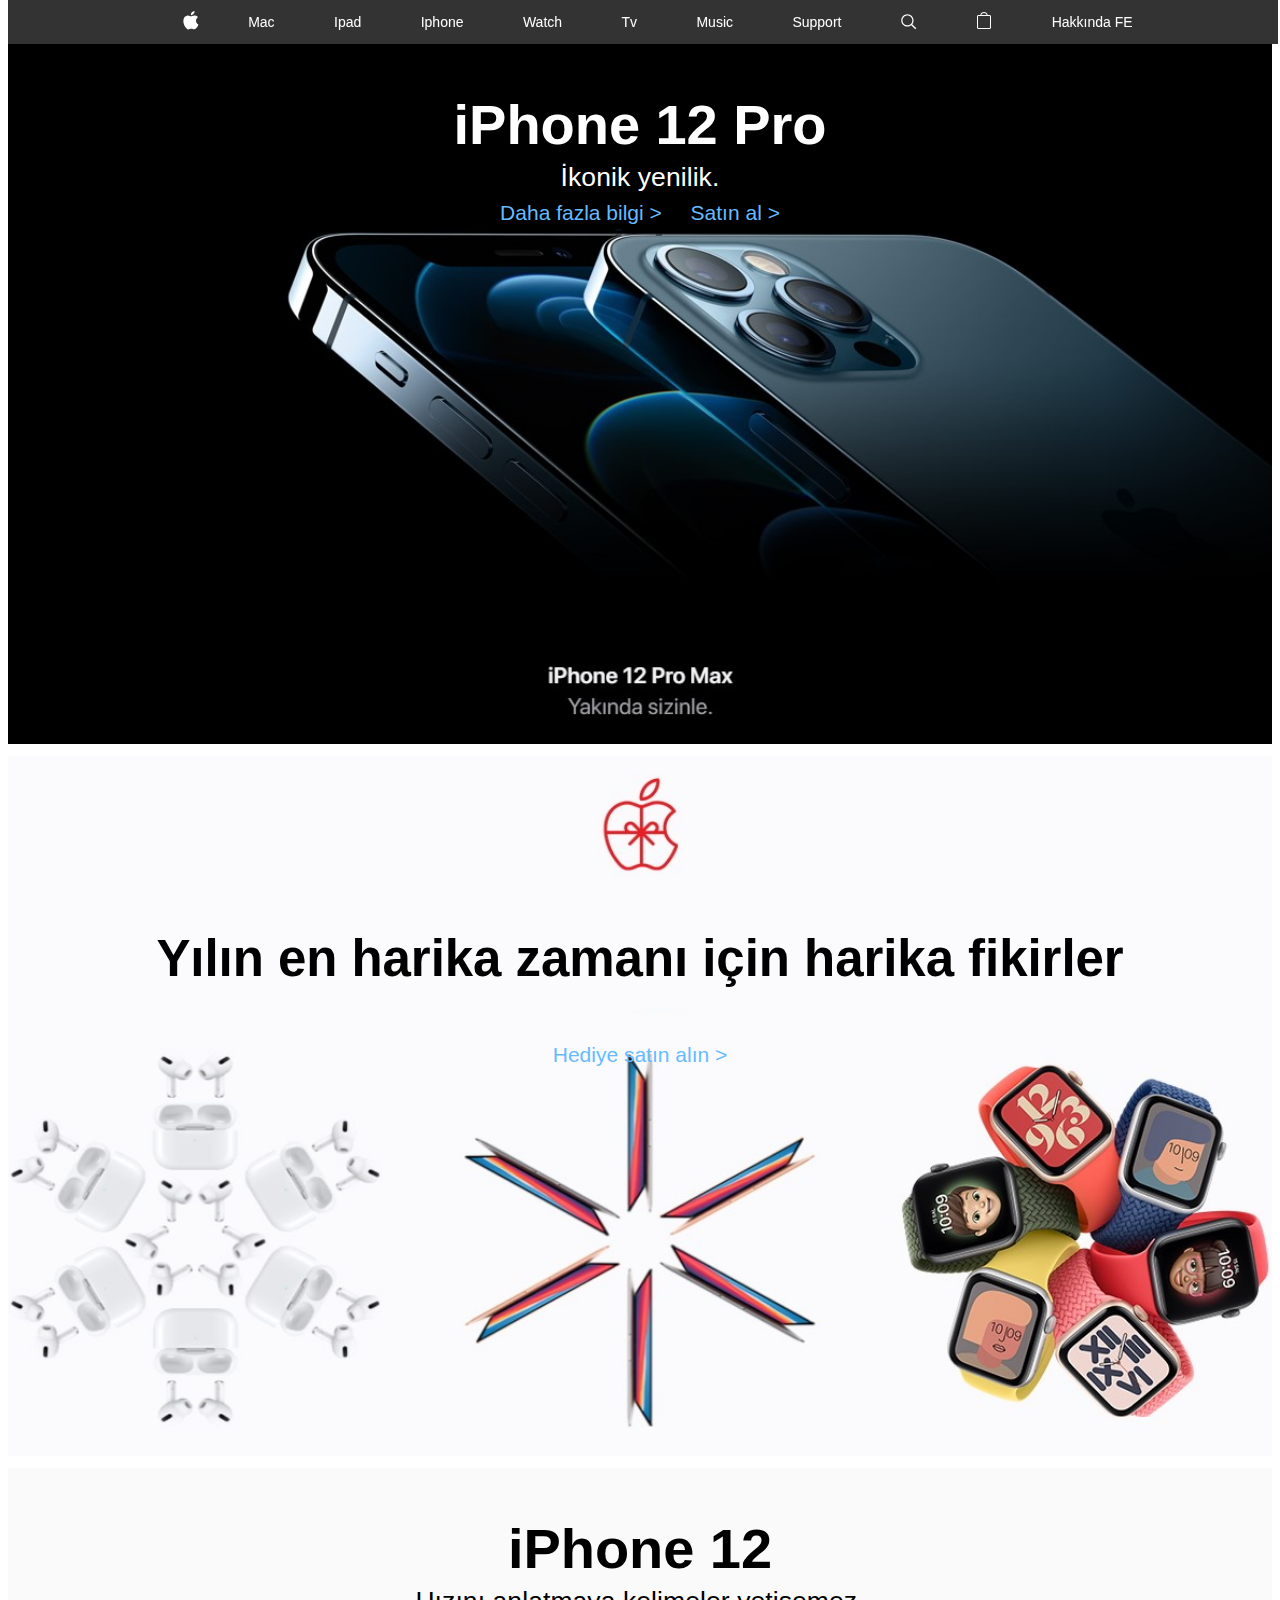
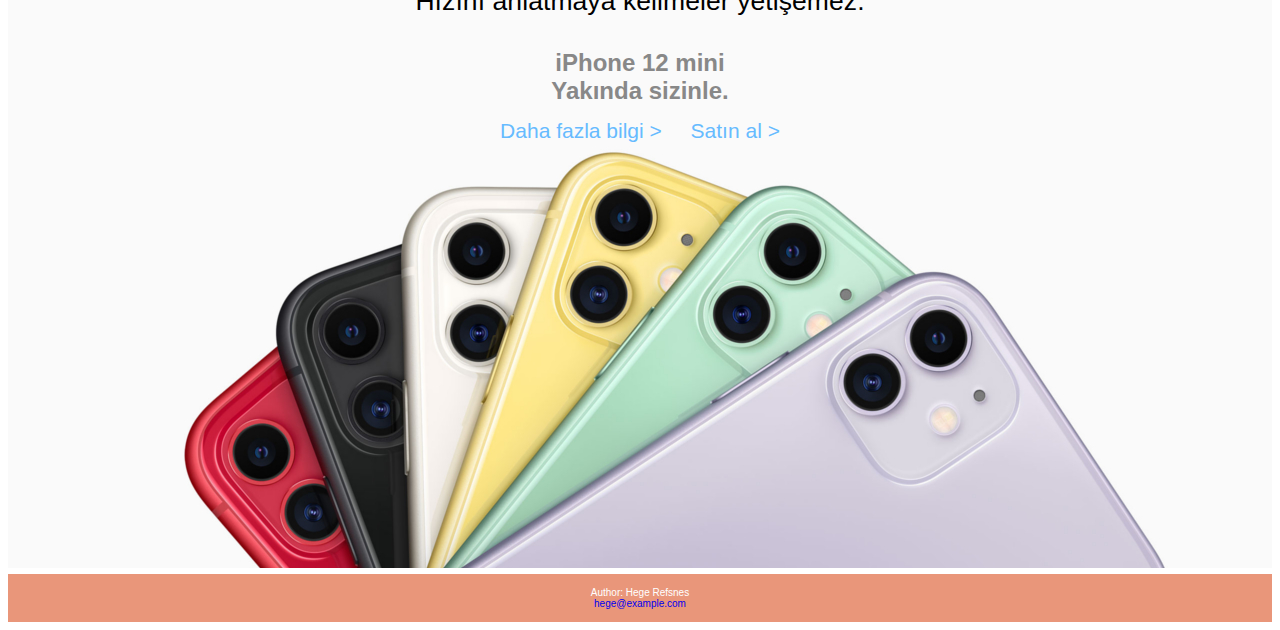
<file: Apple replica 2/index.html>
<!doctype html>
<html lang="en">
<head>
    <meta charset="UTF-8">
    <meta name="viewport"
          content="width=device-width, user-scalable=no, initial-scale=1.0, maximum-scale=1.0, minimum-scale=1.0">
    <meta http-equiv="X-UA-Compatible" content="ie=edge">
    <title>Apple</title>
    <link rel="stylesheet" href="styles.css">
</head>
<body>
    <header>
        <div class="container">
            <nav class="">
                <ul class="nav-list nav-list-mobile">
                    <li class="nav-item">
                        <div class="mobile-menu">
                            <div class="menu-btn_burger"></div>

                        </div>
                    </li>
                    <li class="nav-item">
                        <a href="index.html" class="nav-link nav-link-apple"></a>
                    </li>
                    <li class="nav-item">
                        <a href="#" class="nav link nav-link-bag"></a>
                    </li>        
                </ul>
                <!-- /.nac-list nav-list-mobile -->
                <ul class="nav-list nav-list-larger">
                    </li>
                    <li class="nav-item nav-item-hidden">
                        <a href="index.html" class="nav-link-apple"></a>
                    </li>
                    <li class="nav-item">
                        <a href="#" class="nav-link">Mac</a>
                    </li>
                    <li class="nav-item">
                        <a href="#" class="nav-link">Ipad</a>
                    </li>
                    <li class="nav-item">
                        <a href="#" class="nav-link">Iphone</a>
                    </li>
                    <li class="nav-item">
                        <a href="#" class="nav-link">Watch</a>
                    </li>
                    <li class="nav-item">
                        <a href="#" class="nav-link">Tv</a>
                    </li>
                    <li class="nav-item">
                        <a href="#" class="nav-link">Music</a>
                    </li>
                    <li class="nav-item">
                        <a href="#" class="nav-link">Support</a>
                    </li>
                    <li class="nav-item">
                        <a href="#" class="nav-link nav-link-search"></a>
                    </li>
                    <li class="nav-item nav-item-hidden">
                        <a href="#" class="nav-link nav-link-bag"></a>
                    </li>
                    <li class="nav-item">
                        <a href="hakkında.html" class="nav-link">Hakkında FE</a>
                    </li>
                </ul>
                <!-- /.nac-list nav-list-larger -->
            </nav>
        </div>
    </header>

    <section class="hero iphone-12-pro">
        <div class="container">
            <div class="title">
                <h2 class="title-heading">iPhone 12 Pro</h2>
                <h3 class="title-sub-heading">İkonik yenilik.</h3>

            </div>
            <div class="cta">
                <a href="#" class="cta-link"> Daha fazla bilgi ></a>
                <a href="#" class="cta-link"> Satın al ></a>
            </div>
        </div>
    </section>
    <section class="hero bilgi">
        <div class="container">
            <div class="title title-dark">
                <h2 class="title-heading-bilgi"></h2>
                <h3 class="title-sub-heading-bilgi">Yılın en harika zamanı için
                    harika fikirler</h3>
                
            </div>
            <div class="cta">
                <a href="#" class="cta-link cta-link-darker"> Hediye satın alın ></a>
            </div>
        </div>
    </section>

    
    <section class="hero iphone-12">
        <div class="container">
            <div class="title title-dark">
                <h2 class="title-heading">iPhone 12</h2>
                <h3 class="title-sub-heading">Hızını anlatmaya kelimeler yetişemez.</h3>
                <h4 class="title-sub-heading-iphone-12">iPhone 12 mini <br>
                Yakında sizinle.</h4>

            </div>
            <div class="cta">
                <a href="#" class="cta-link cta-link"> Daha fazla bilgi ></a>
                <a href="#" class="cta-link cta-link"> Satın al ></a>
            </div>
        </div>
    </section>




      </head>
      <body>
      
      <footer>
        <p>Author: Hege Refsnes<br>
        <a href="mailto:hege@example.com">hege@example.com</a></p>
      </footer>
    


<script src="main.js"></script>
</body>
</html>
</file>
<file: Apple replica 2/styles.css>
/*Global*/


*::before,
*::after{
margin: 0;
padding: 0;

}
html{
    font-size: 10px;
    font-family: 'SF Pro Display', sans-serif;

}

a{
    display: block;
    text-decoration: none;

}

.container{
    max-width: 98rem;
    margin: 0 auto;
    padding: 0 2.2rem;

}

/*Header*/
header{
    position: fixed;
    top: 0;
    z-index: 1400;
    width: 99.18%;
    height: 4.4rem;
    background-color: rgba(0, 0, 0, .8);
    backdrop-filter: blur(2rem);

}

/* Yanyana inlin block*/


.nav-list{
    list-style: none;
    display: flex;
    align-items: center;
    justify-content: space-between;
    margin: 0 -1rem;

}


.nav-list-mobile{
    display: none;

}

.nav-link{
    font-size: 1.4rem;
    color: #fff;
    padding: 0 1rem;
    transition: opacity .5s;
}

.nav-link:hover{
    opacity: .7;
}

.nav-link-apple{
    width: 1.6rem;
    height: 4.4rem;
    background: url("images/icons/apple.svg") center no-repeat;
}

.nav-link-search{
    width: 1.6rem;
    height: 4.4rem;
    background: url("images/icons/search.svg") center no-repeat;
}

.nav-link-bag{
    width: 1.6rem;
    height: 4.4rem;
    background: url("images/icons/bag.svg") center no-repeat;
}

.iphone-12-pro{
    background: url("images/hero/iphone-11-pro/iphone_12_pro_large.jpg") ;
    margin-top: 4.4rem;
    
}

.bilgi{
    background: url("images/hero/reklam/reklam.jpg");
}

.iphone-12{
    background: url("images/hero/iphone-11/iphone_11_large.jpg");

    

}


.hero{
    height: 70rem;
    background-size: auto 73.6rem;
    background-position: center;
    background-repeat: no-repeat;
    border-top: .6rem solid #fff;
    border-bottom: .6rem solid #fff;
    
}

/*Iphone 12 Pro Section*/

.iphone-12-pro{
    border-top: none;
    
}

.title{
    color: #fff;
    text-align: center;
    padding-top: .5rem;

}

.title-heading{
    font-size: 5.6rem;
    line-height: 1.07143;
    letter-spacing: -.005rem;
}

.title-sub-heading{
    font-size: 2.65rem;
    margin-top: -4rem;
    letter-spacing: .008rem;
    font-weight: 400;
}

.title-price{
    font-size: 1.7rem;
    color: #888;
    margin-top: .68rem;

}

.cta{
    text-align: center;
    margin-top: -1.8rem;

}

.cta-link{
    color: #66bbff;
    font-size: 2.1rem;
    display: inline-block;
    

}

.cta-link:nth-child(2){
    margin-left: 2.6rem;

}

.cta-link:hover{
    border-bottom: 2px solid #66bbff;
    
}
/*Bilgi-Reklam*/

.title-heading-bilgi{
    height: 7.8rem;
    font-size: 5.1rem;
    line-height: 1.07143;
    letter-spacing: -.005rem;
    background-size: auto 7.8rem;  

}
.title-sub-heading-bilgi{
    height: 7.8rem;
    font-size: 5.1rem;
    line-height: 1.07143;
    letter-spacing: -.005rem;
    background-size: auto 7.8rem;  

}

.title-dark{
    color: #000000;
    text-align: center;
    padding-top: .5rem;
    

}

.cta-link-darker{
    color: #66bbff;
    font-size: 2.1rem;
    display: inline-block;
}

.cta-link-darker:hover{
    border-bottom-color: #0070c9;

}


/*Iphone 12 section*/

 .title-sub-heading-iphone-12{
     font-size: 2.4rem;
     color: #888;
     border-top: none;
     

 }
 .title-dark{
    color: #000000;
    text-align: center;
    padding-top: .5rem;
    

}

footer {
    text-align: center;
    padding: 3px;
    background-color: DarkSalmon;
    color: white;
  }



@media screen and (max-width: 1068px){
   
    header{
        height: 4.8rem;
        
    }

    header .container{
        padding: 0;
    }
    
    .nav-list-larger{
        display: none;
    }
    .nav-list{
        margin-top:0
    }

    .nav-list-mobile{
        display: flex;
        
    }

    .nav-item{
        width: 4.8rem;
        height: 4.8rem;
        display: flex;
        justify-content: center;

    }

    .nav-item-hidden{
        display:none;

    }

    .mobile-menu{
        /*   position: relative;
           z-index: 100%;
           width: 100%;
           height: 100%;
           display: flex;
           flex-direction: column;
           justify-content: center;
           cursor: pointer;*/
   
           position: relative;
           display: flex;
           justify-content: center;
           align-items: center;
           width: 30px;
           height: 25px;
           cursor: pointer;
           transition: all .5s ease-in-out;
          /* border: 2px solid #fff;*/
           margin-top: 1rem;
       }
   
       .menu-btn_burger{
           width: 20px;
           height: 2px;
           background: #fff;
           border-radius: 1px;
           transition: all .5s ease-in-out;
       }
   
       .menu-btn_burger::before,
       .menu-btn_burger::after{
           content: '';
           position: absolute;
           width: 20px;
           height: 2px;
           background: #fff;
           border-radius: 1px;
           transition: all .5s ease-in-out;
       }
   
       .menu-btn_burger::before{
           transform: translateY(-5px);
       }
   
       .menu-btn_burger::after{
           transform: translateY(5px);
       }
       /*Animation*/
       .mobile-menu.open .menu-btn_burger{
           transform: translateX(-20px);
           background: transparent;
           
       }
   
       .mobile-menu.open .menu-btn_burger::before{
           transform: rotate(45deg) translate(14px,-14px);
       }
   
       .mobile-menu.open .menu-btn_burger::after{
           transform: rotate(-45deg) translate(14px,14px);
       }
   

    .iphone-12-pro{
        background: url("images/hero/iphone-11-pro/iphone_11_pro_medium.jpg");

    }
    .iphone-12{
        background: url("images/hero/iphone-11/iphone_11_medium.jpg");

    }
    .bilgi{
        background-image: url("images/hero/watch/watch_medium.jpg");

    }
    .hero{
        height: 65rem;
        background-size: auto 69.8rem;
        background-position: bottom-center;
        background-repeat: no-repeat;

    }

    
    .title-heading{
        font-size: 4.4rem;
        
    }
    .title-sub-heading{
        font-size: 2.4rem;
    }

    .title-heading-bilgi{
        height: 6.2rem;
        font-size: 3.4rem;
        background: url("images/hero/watch/logo_watch_medium.png")center no-repeat ;
        background-size: auto 6.2rem;

    }

    .title-sub-heading-bilgi{
        font-size: 2rem;
    }
    .title-sub-heading-iphone-12{
        font-size: 2rem;
    
    }

    .cta-link:nth-child(2){
        margin-left: 2rem;
    }
}

@media screen and (max-width: 767px){
    header{
        height: 4.8rem;
        
    }

    header .container{
        padding: 0;
    }


    .iphone-12-pro{
        margin-top: 4.8rem;
    
    }
    
    .iphone-12{
        background: url("images/hero/iphone-11/iphone_11_small.jpg");

    }
    .bilgi{
        background-image: url("images/hero/watch/watch_small.jpg");

    }
    
    .nav-list-larger{
        display: none;
    }
    .nav-list{
        margin-top:0
    }

    .nav-list-mobile{
        display: flex;
        
    }

    .nav-item{
        width: 4.8rem;
        height: 4.8rem;
        display: flex;
        justify-content: center;

    }

    .nav-item-hidden{
        display:none;

    }

    .mobile-menu{
     /*   position: relative;
        z-index: 100%;
        width: 100%;
        height: 100%;
        display: flex;
        flex-direction: column;
        justify-content: center;
        cursor: pointer;*/

        position: relative;
        display: flex;
        justify-content: center;
        align-items: center;
        width: 30px;
        height: 25px;
        cursor: pointer;
        transition: all .5s ease-in-out;
       /* border: 2px solid #fff;*/
        margin-top: 1rem;
    }

    .menu-btn_burger{
        width: 20px;
        height: 2px;
        background: #fff;
        border-radius: 1px;
        transition: all .5s ease-in-out;
    }

    .menu-btn_burger::before,
    .menu-btn_burger::after{
        content: '';
        position: absolute;
        width: 20px;
        height: 2px;
        background: #fff;
        border-radius: 1px;
        transition: all .5s ease-in-out;
    }

    .menu-btn_burger::before{
        transform: translateY(-5px);
    }

    .menu-btn_burger::after{
        transform: translateY(5px);
    }
    /*Animation*/
    .mobile-menu.open .menu-btn_burger{
        transform: translateX(-20px);
        background: transparent;
        
    }

    .mobile-menu.open .menu-btn_burger::before{
        transform: rotate(45deg) translate(14px,-14px);
    }

    .mobile-menu.open .menu-btn_burger::after{
        transform: rotate(-45deg) translate(14px,14px);
    }

    /*.line{
        position: absolute;
        width: 1.7rem;
        height: 1px;
        background-color: #fff;
        transition: margin-top .3192s cubic-bezier(0.04, 0.04, 0.12, 0.96);

    }

    .line-top{
        margin-top: 3px;

    }

    .line-bottom{
        margin-top: -.4rem;
    }

    .active .line-top{
        margin-top: 0;
        transform: rotate(45deg);
        transition: transform .3192s .1scubic-bezier(0.04, 0.04, 0.12, 0.96);
        
    }
    .active .line-bottom{
        margin-top: 0;
        transform: rotate(-45deg);
        transition: transform .3192s .1scubic-bezier(0.04, 0.04, 0.12, 0.96);
        
    }
    header.active{
        height: 100%;
        background-color: #000000;

    }*/

}
</file>
